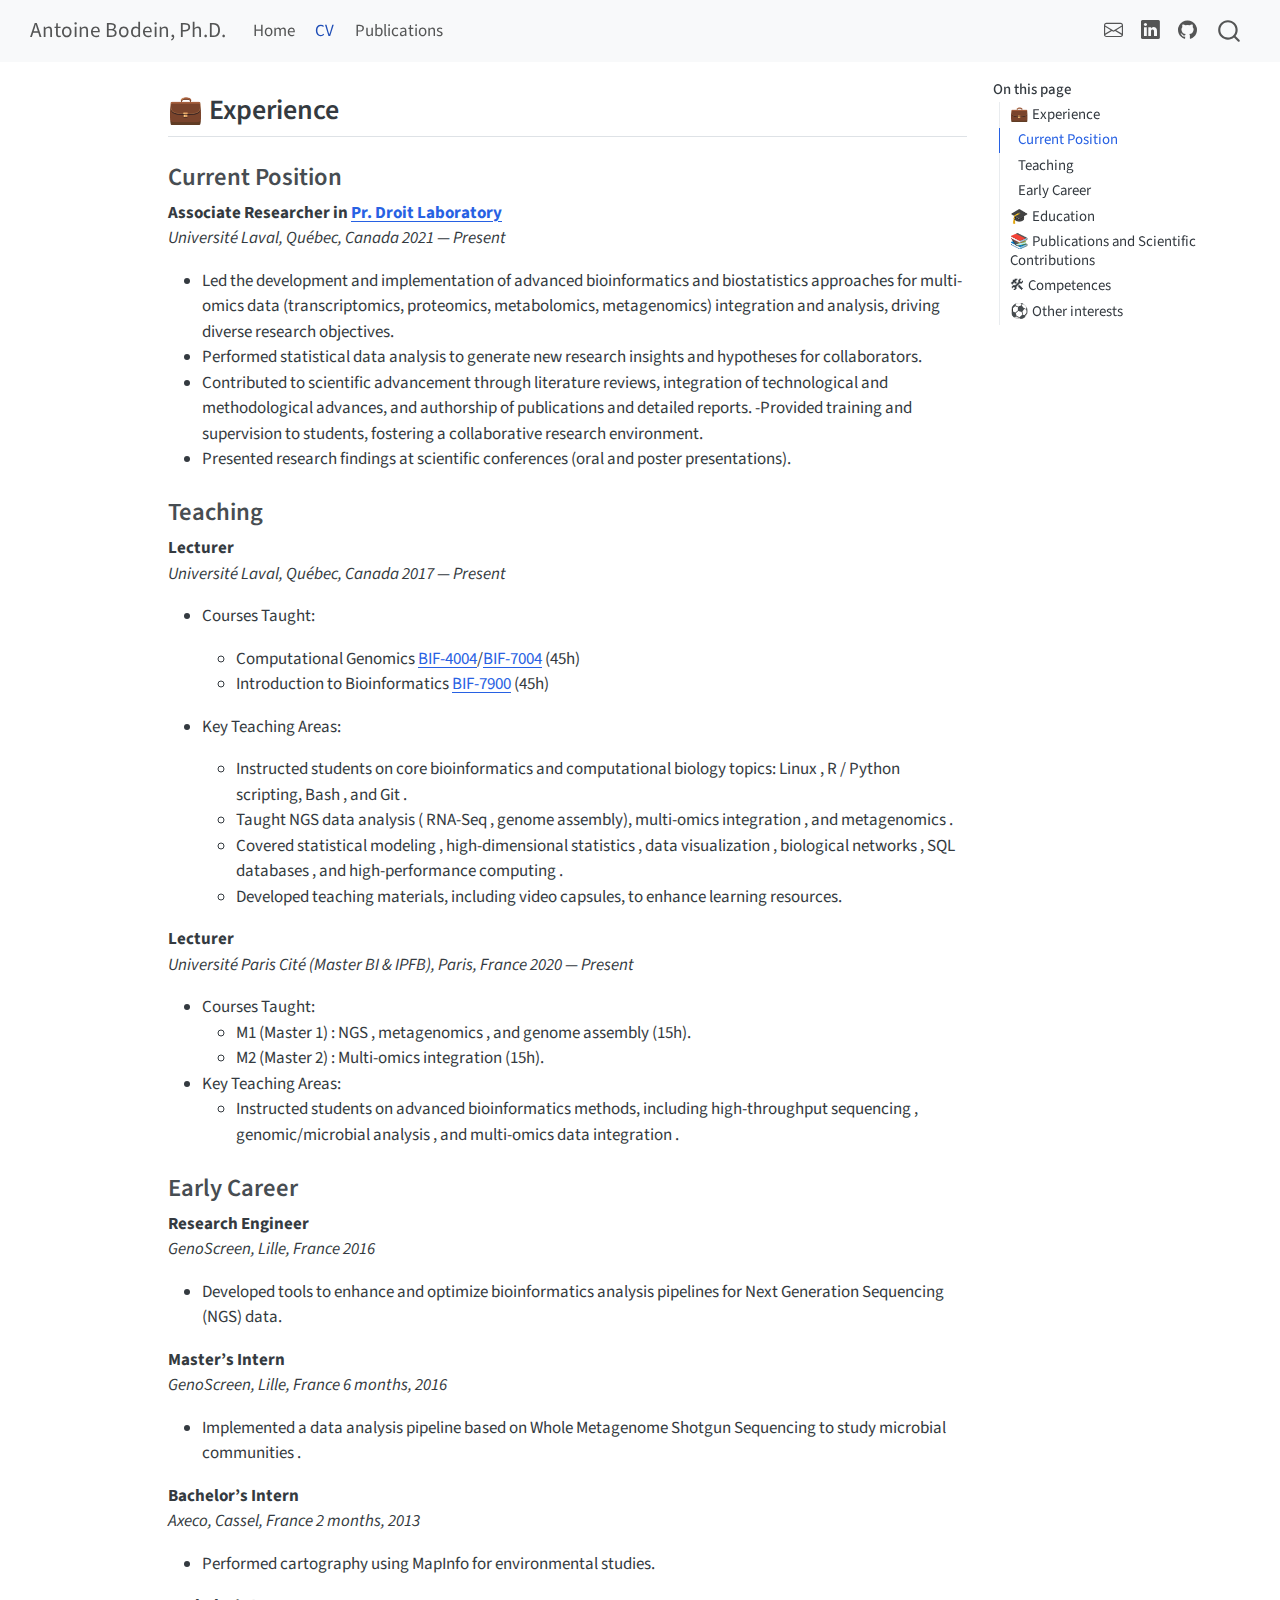
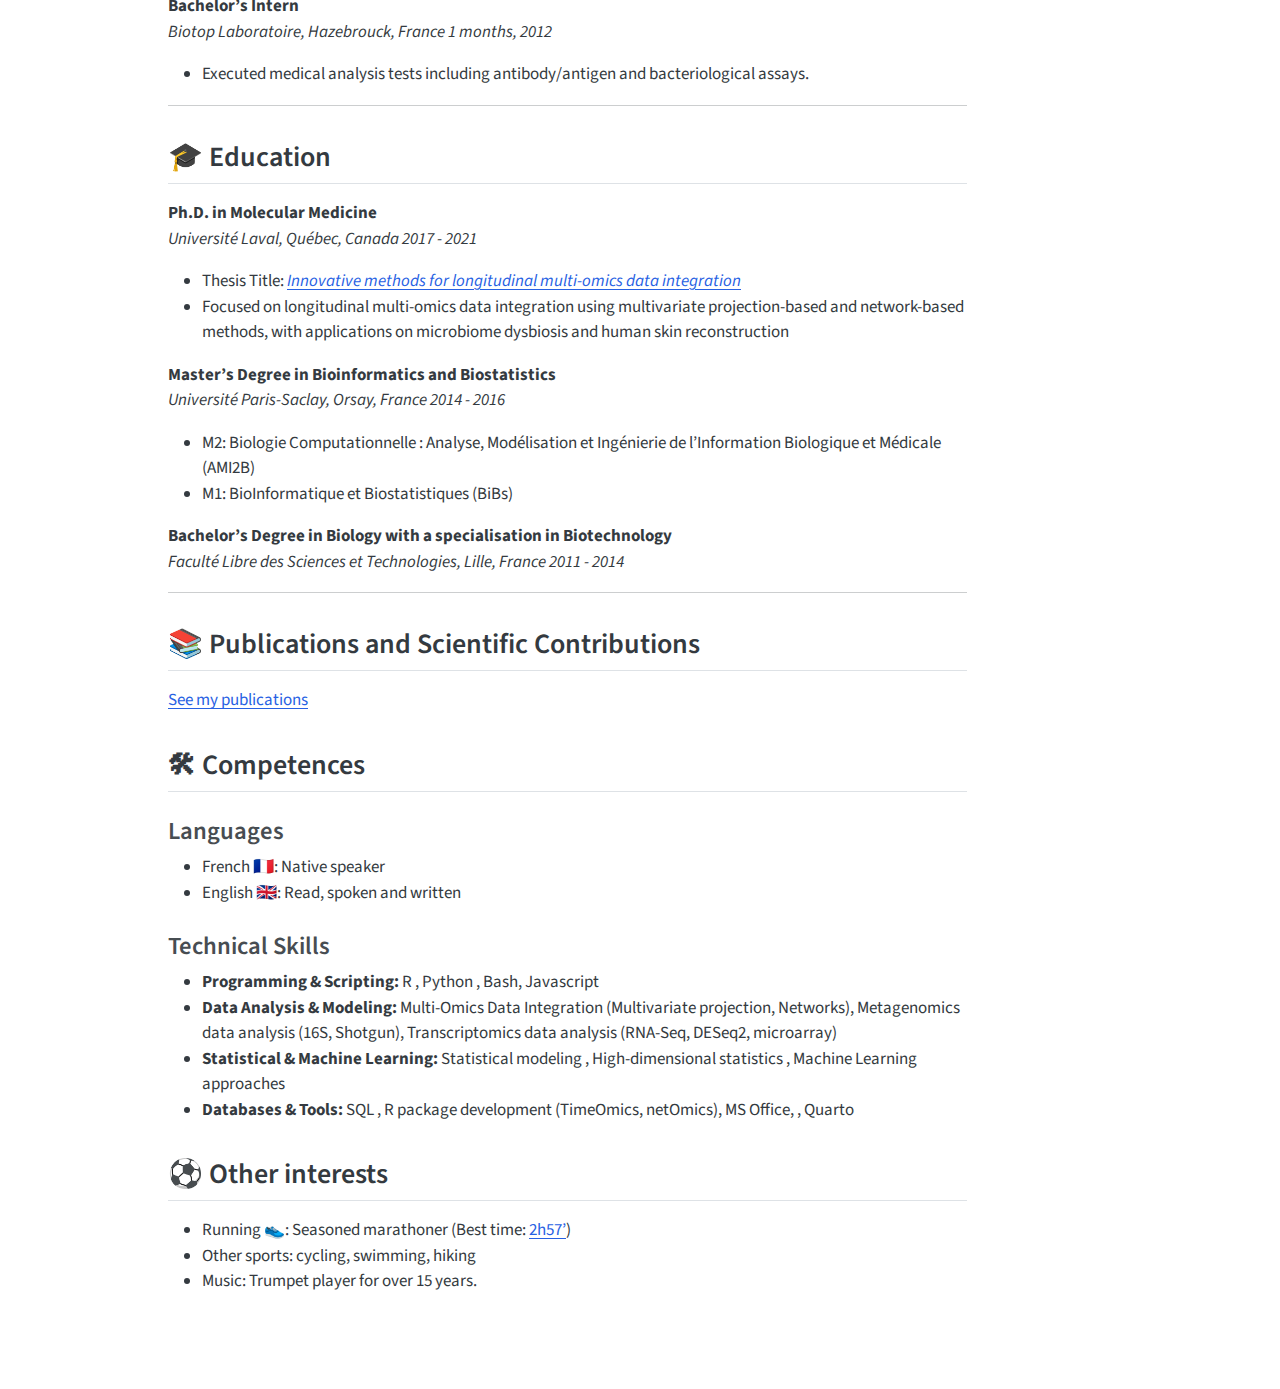
<file: cv.html>
<!DOCTYPE html>
<html xmlns="http://www.w3.org/1999/xhtml" lang="en" xml:lang="en"><head>

<meta charset="utf-8">
<meta name="generator" content="quarto-1.5.57">

<meta name="viewport" content="width=device-width, initial-scale=1.0, user-scalable=yes">


<title>cv – Antoine Bodein, Ph.D.</title>
<style>
code{white-space: pre-wrap;}
span.smallcaps{font-variant: small-caps;}
div.columns{display: flex; gap: min(4vw, 1.5em);}
div.column{flex: auto; overflow-x: auto;}
div.hanging-indent{margin-left: 1.5em; text-indent: -1.5em;}
ul.task-list{list-style: none;}
ul.task-list li input[type="checkbox"] {
  width: 0.8em;
  margin: 0 0.8em 0.2em -1em; /* quarto-specific, see https://github.com/quarto-dev/quarto-cli/issues/4556 */ 
  vertical-align: middle;
}
</style>


<script src="site_libs/quarto-nav/quarto-nav.js"></script>
<script src="site_libs/clipboard/clipboard.min.js"></script>
<script src="site_libs/quarto-search/autocomplete.umd.js"></script>
<script src="site_libs/quarto-search/fuse.min.js"></script>
<script src="site_libs/quarto-search/quarto-search.js"></script>
<meta name="quarto:offset" content="./">
<script src="site_libs/quarto-html/quarto.js"></script>
<script src="site_libs/quarto-html/popper.min.js"></script>
<script src="site_libs/quarto-html/tippy.umd.min.js"></script>
<script src="site_libs/quarto-html/anchor.min.js"></script>
<link href="site_libs/quarto-html/tippy.css" rel="stylesheet">
<link href="site_libs/quarto-html/quarto-syntax-highlighting.css" rel="stylesheet" id="quarto-text-highlighting-styles">
<script src="site_libs/bootstrap/bootstrap.min.js"></script>
<link href="site_libs/bootstrap/bootstrap-icons.css" rel="stylesheet">
<link href="site_libs/bootstrap/bootstrap.min.css" rel="stylesheet" id="quarto-bootstrap" data-mode="light">
<script id="quarto-search-options" type="application/json">{
  "location": "navbar",
  "copy-button": false,
  "collapse-after": 3,
  "panel-placement": "end",
  "type": "overlay",
  "limit": 50,
  "keyboard-shortcut": [
    "f",
    "/",
    "s"
  ],
  "show-item-context": false,
  "language": {
    "search-no-results-text": "No results",
    "search-matching-documents-text": "matching documents",
    "search-copy-link-title": "Copy link to search",
    "search-hide-matches-text": "Hide additional matches",
    "search-more-match-text": "more match in this document",
    "search-more-matches-text": "more matches in this document",
    "search-clear-button-title": "Clear",
    "search-text-placeholder": "",
    "search-detached-cancel-button-title": "Cancel",
    "search-submit-button-title": "Submit",
    "search-label": "Search"
  }
}</script>


<link rel="stylesheet" href="styles.css">
</head>

<body class="nav-fixed">

<div id="quarto-search-results"></div>
  <header id="quarto-header" class="headroom fixed-top">
    <nav class="navbar navbar-expand-lg " data-bs-theme="dark">
      <div class="navbar-container container-fluid">
      <div class="navbar-brand-container mx-auto">
    <a class="navbar-brand" href="./index.html">
    <span class="navbar-title">Antoine Bodein, Ph.D.</span>
    </a>
  </div>
            <div id="quarto-search" class="" title="Search"></div>
          <button class="navbar-toggler" type="button" data-bs-toggle="collapse" data-bs-target="#navbarCollapse" aria-controls="navbarCollapse" role="menu" aria-expanded="false" aria-label="Toggle navigation" onclick="if (window.quartoToggleHeadroom) { window.quartoToggleHeadroom(); }">
  <span class="navbar-toggler-icon"></span>
</button>
          <div class="collapse navbar-collapse" id="navbarCollapse">
            <ul class="navbar-nav navbar-nav-scroll me-auto">
  <li class="nav-item">
    <a class="nav-link" href="./index.html"> 
<span class="menu-text">Home</span></a>
  </li>  
  <li class="nav-item">
    <a class="nav-link active" href="./cv.html" aria-current="page"> 
<span class="menu-text">CV</span></a>
  </li>  
  <li class="nav-item">
    <a class="nav-link" href="./publications.html"> 
<span class="menu-text">Publications</span></a>
  </li>  
</ul>
            <ul class="navbar-nav navbar-nav-scroll ms-auto">
  <li class="nav-item compact">
    <a class="nav-link" href="mailto:bodein.antoine@gmail.com"> <i class="bi bi-envelope" role="img">
</i> 
<span class="menu-text"></span></a>
  </li>  
  <li class="nav-item compact">
    <a class="nav-link" href="https://www.linkedin.com/in/antoine-bodein-45bb80128"> <i class="bi bi-linkedin" role="img">
</i> 
<span class="menu-text"></span></a>
  </li>  
  <li class="nav-item compact">
    <a class="nav-link" href="https://github.com/abodein"> <i class="bi bi-github" role="img">
</i> 
<span class="menu-text"></span></a>
  </li>  
</ul>
          </div> <!-- /navcollapse -->
            <div class="quarto-navbar-tools">
</div>
      </div> <!-- /container-fluid -->
    </nav>
</header>
<!-- content -->
<div id="quarto-content" class="quarto-container page-columns page-rows-contents page-layout-article page-navbar">
<!-- sidebar -->
<!-- margin-sidebar -->
    <div id="quarto-margin-sidebar" class="sidebar margin-sidebar">
        <nav id="TOC" role="doc-toc" class="toc-active" data-toc-expanded="1">
    <h2 id="toc-title">On this page</h2>
   
  <ul>
  <li><a href="#experience" id="toc-experience" class="nav-link active" data-scroll-target="#experience">💼 Experience</a>
  <ul class="collapse">
  <li><a href="#current-position" id="toc-current-position" class="nav-link" data-scroll-target="#current-position">Current Position</a></li>
  <li><a href="#teaching" id="toc-teaching" class="nav-link" data-scroll-target="#teaching">Teaching</a></li>
  <li><a href="#early-career" id="toc-early-career" class="nav-link" data-scroll-target="#early-career">Early Career</a></li>
  </ul></li>
  <li><a href="#education" id="toc-education" class="nav-link" data-scroll-target="#education">🎓 Education</a></li>
  <li><a href="#publications-and-scientific-contributions" id="toc-publications-and-scientific-contributions" class="nav-link" data-scroll-target="#publications-and-scientific-contributions">📚 Publications and Scientific Contributions</a></li>
  <li><a href="#competences" id="toc-competences" class="nav-link" data-scroll-target="#competences">🛠 Competences</a>
  <ul class="collapse">
  <li><a href="#languages" id="toc-languages" class="nav-link" data-scroll-target="#languages">Languages</a></li>
  <li><a href="#technical-skills" id="toc-technical-skills" class="nav-link" data-scroll-target="#technical-skills">Technical Skills</a></li>
  </ul></li>
  <li><a href="#other-interests" id="toc-other-interests" class="nav-link" data-scroll-target="#other-interests">⚽️ Other interests</a></li>
  </ul>
</nav>
    </div>
<!-- main -->
<main class="content" id="quarto-document-content">




<section id="experience" class="level2">
<h2 class="anchored" data-anchor-id="experience">💼 Experience</h2>
<section id="current-position" class="level3">
<h3 class="anchored" data-anchor-id="current-position">Current Position</h3>
<p><strong>Associate Researcher in <a href="https://compbio.ca">Pr. Droit Laboratory</a></strong> <br> <em>Université Laval, Québec, Canada</em> <span class="cvdate"><em>2021 — Present</em></span></p>
<ul>
<li>Led the development and implementation of advanced bioinformatics and biostatistics approaches for multi-omics data (transcriptomics, proteomics, metabolomics, metagenomics) integration and analysis, driving diverse research objectives.</li>
<li>Performed statistical data analysis to generate new research insights and hypotheses for collaborators.</li>
<li>Contributed to scientific advancement through literature reviews, integration of technological and methodological advances, and authorship of publications and detailed reports. -Provided training and supervision to students, fostering a collaborative research environment.</li>
<li>Presented research findings at scientific conferences (oral and poster presentations).</li>
</ul>
</section>
<section id="teaching" class="level3">
<h3 class="anchored" data-anchor-id="teaching">Teaching</h3>
<p><strong>Lecturer</strong> <br> <em>Université Laval, Québec, Canada</em> <span class="cvdate"><em>2017 — Present</em></span></p>
<ul>
<li><p>Courses Taught:</p>
<ul>
<li>Computational Genomics <a href="https://www.ulaval.ca/etudes/cours/bif-4004-genomique-computationnelle">BIF-4004</a>/<a href="https://www.ulaval.ca/etudes/cours/bif-7004-genomique-computationnelle">BIF-7004</a> (45h)</li>
<li>Introduction to Bioinformatics <a href="https://www.ulaval.ca/etudes/cours/bif-7900-bio-informatique-i">BIF-7900</a> (45h)</li>
</ul></li>
<li><p>Key Teaching Areas:</p>
<ul>
<li>Instructed students on core bioinformatics and computational biology topics: Linux , R / Python scripting, Bash , and Git .</li>
<li>Taught NGS data analysis ( RNA-Seq , genome assembly), multi-omics integration , and metagenomics .</li>
<li>Covered statistical modeling , high-dimensional statistics , data visualization , biological networks , SQL databases , and high-performance computing .</li>
<li>Developed teaching materials, including video capsules, to enhance learning resources.</li>
</ul></li>
</ul>
<p><strong>Lecturer</strong> <br> <em>Université Paris Cité (Master BI &amp; IPFB), Paris, France</em> <span class="cvdate"><em>2020 — Present</em></span></p>
<ul>
<li>Courses Taught:
<ul>
<li>M1 (Master 1) : NGS , metagenomics , and genome assembly (15h).</li>
<li>M2 (Master 2) : Multi-omics integration (15h).</li>
</ul></li>
<li>Key Teaching Areas:
<ul>
<li>Instructed students on advanced bioinformatics methods, including high-throughput sequencing , genomic/microbial analysis , and multi-omics data integration .</li>
</ul></li>
</ul>
</section>
<section id="early-career" class="level3">
<h3 class="anchored" data-anchor-id="early-career">Early Career</h3>
<p><strong>Research Engineer</strong> <br> <em>GenoScreen, Lille, France</em> <span class="cvdate"><em>2016</em></span></p>
<ul>
<li>Developed tools to enhance and optimize bioinformatics analysis pipelines for Next Generation Sequencing (NGS) data.</li>
</ul>
<p><strong>Master’s Intern</strong> <br> <em>GenoScreen, Lille, France</em> <span class="cvdate"><em>6 months, 2016</em></span></p>
<ul>
<li>Implemented a data analysis pipeline based on Whole Metagenome Shotgun Sequencing to study microbial communities .</li>
</ul>
<p><strong>Bachelor’s Intern</strong> <br> <em>Axeco, Cassel, France</em> <span class="cvdate"><em>2 months, 2013</em></span></p>
<ul>
<li>Performed cartography using MapInfo for environmental studies.</li>
</ul>
<p><strong>Bachelor’s Intern</strong> <br> <em>Biotop Laboratoire, Hazebrouck, France</em> <span class="cvdate"><em>1 months, 2012</em></span></p>
<ul>
<li>Executed medical analysis tests including antibody/antigen and bacteriological assays.</li>
</ul>
<hr>
</section>
</section>
<section id="education" class="level2">
<h2 class="anchored" data-anchor-id="education">🎓 Education</h2>
<p><strong>Ph.D.&nbsp;in Molecular Medicine</strong> <br> <em>Université Laval, Québec, Canada</em> <span class="cvdate"><em>2017 - 2021</em></span></p>
<ul>
<li>Thesis Title: <a href="https://github.com/abodein/Thesis_manuscript"><em>Innovative methods for longitudinal multi-omics data integration</em></a></li>
<li>Focused on longitudinal multi-omics data integration using multivariate projection-based and network-based methods, with applications on microbiome dysbiosis and human skin reconstruction</li>
</ul>
<p><strong>Master’s Degree in Bioinformatics and Biostatistics </strong> <br> <em>Université Paris-Saclay, Orsay, France</em> <span class="cvdate"><em>2014 - 2016</em></span></p>
<ul>
<li>M2: Biologie Computationnelle : Analyse, Modélisation et Ingénierie de l’Information Biologique et Médicale (AMI2B)</li>
<li>M1: BioInformatique et Biostatistiques (BiBs)</li>
</ul>
<p><strong>Bachelor’s Degree in Biology with a specialisation in Biotechnology</strong> <br> <em>Faculté Libre des Sciences et Technologies, Lille, France</em> <span class="cvdate"><em>2011 - 2014</em></span></p>
<hr>
</section>
<section id="publications-and-scientific-contributions" class="level2">
<h2 class="anchored" data-anchor-id="publications-and-scientific-contributions">📚 Publications and Scientific Contributions</h2>
<p><a href="publications.html">See my publications</a></p>
</section>
<section id="competences" class="level2">
<h2 class="anchored" data-anchor-id="competences">🛠 Competences</h2>
<section id="languages" class="level3">
<h3 class="anchored" data-anchor-id="languages">Languages</h3>
<ul>
<li>French 🇫🇷: Native speaker</li>
<li>English 🇬🇧: Read, spoken and written</li>
</ul>
</section>
<section id="technical-skills" class="level3">
<h3 class="anchored" data-anchor-id="technical-skills">Technical Skills</h3>
<ul>
<li><strong>Programming &amp; Scripting:</strong> R , Python , Bash, Javascript</li>
<li><strong>Data Analysis &amp; Modeling:</strong> Multi-Omics Data Integration (Multivariate projection, Networks), Metagenomics data analysis (16S, Shotgun), Transcriptomics data analysis (RNA-Seq, DESeq2, microarray)</li>
<li><strong>Statistical &amp; Machine Learning:</strong> Statistical modeling , High-dimensional statistics , Machine Learning approaches</li>
<li><strong>Databases &amp; Tools:</strong> SQL , R package development (TimeOmics, netOmics), MS Office, , Quarto</li>
</ul>
</section>
</section>
<section id="other-interests" class="level2">
<h2 class="anchored" data-anchor-id="other-interests">⚽️ Other interests</h2>
<ul>
<li>Running 👟: Seasoned marathoner (Best time: <a href="https://sportstats.one/fr/profile/235419">2h57’</a>)</li>
<li>Other sports: cycling, swimming, hiking</li>
<li>Music: Trumpet player for over 15 years.</li>
</ul>


</section>

</main> <!-- /main -->
<script id="quarto-html-after-body" type="application/javascript">
window.document.addEventListener("DOMContentLoaded", function (event) {
  const toggleBodyColorMode = (bsSheetEl) => {
    const mode = bsSheetEl.getAttribute("data-mode");
    const bodyEl = window.document.querySelector("body");
    if (mode === "dark") {
      bodyEl.classList.add("quarto-dark");
      bodyEl.classList.remove("quarto-light");
    } else {
      bodyEl.classList.add("quarto-light");
      bodyEl.classList.remove("quarto-dark");
    }
  }
  const toggleBodyColorPrimary = () => {
    const bsSheetEl = window.document.querySelector("link#quarto-bootstrap");
    if (bsSheetEl) {
      toggleBodyColorMode(bsSheetEl);
    }
  }
  toggleBodyColorPrimary();  
  const icon = "";
  const anchorJS = new window.AnchorJS();
  anchorJS.options = {
    placement: 'right',
    icon: icon
  };
  anchorJS.add('.anchored');
  const isCodeAnnotation = (el) => {
    for (const clz of el.classList) {
      if (clz.startsWith('code-annotation-')) {                     
        return true;
      }
    }
    return false;
  }
  const onCopySuccess = function(e) {
    // button target
    const button = e.trigger;
    // don't keep focus
    button.blur();
    // flash "checked"
    button.classList.add('code-copy-button-checked');
    var currentTitle = button.getAttribute("title");
    button.setAttribute("title", "Copied!");
    let tooltip;
    if (window.bootstrap) {
      button.setAttribute("data-bs-toggle", "tooltip");
      button.setAttribute("data-bs-placement", "left");
      button.setAttribute("data-bs-title", "Copied!");
      tooltip = new bootstrap.Tooltip(button, 
        { trigger: "manual", 
          customClass: "code-copy-button-tooltip",
          offset: [0, -8]});
      tooltip.show();    
    }
    setTimeout(function() {
      if (tooltip) {
        tooltip.hide();
        button.removeAttribute("data-bs-title");
        button.removeAttribute("data-bs-toggle");
        button.removeAttribute("data-bs-placement");
      }
      button.setAttribute("title", currentTitle);
      button.classList.remove('code-copy-button-checked');
    }, 1000);
    // clear code selection
    e.clearSelection();
  }
  const getTextToCopy = function(trigger) {
      const codeEl = trigger.previousElementSibling.cloneNode(true);
      for (const childEl of codeEl.children) {
        if (isCodeAnnotation(childEl)) {
          childEl.remove();
        }
      }
      return codeEl.innerText;
  }
  const clipboard = new window.ClipboardJS('.code-copy-button:not([data-in-quarto-modal])', {
    text: getTextToCopy
  });
  clipboard.on('success', onCopySuccess);
  if (window.document.getElementById('quarto-embedded-source-code-modal')) {
    // For code content inside modals, clipBoardJS needs to be initialized with a container option
    // TODO: Check when it could be a function (https://github.com/zenorocha/clipboard.js/issues/860)
    const clipboardModal = new window.ClipboardJS('.code-copy-button[data-in-quarto-modal]', {
      text: getTextToCopy,
      container: window.document.getElementById('quarto-embedded-source-code-modal')
    });
    clipboardModal.on('success', onCopySuccess);
  }
    var localhostRegex = new RegExp(/^(?:http|https):\/\/localhost\:?[0-9]*\//);
    var mailtoRegex = new RegExp(/^mailto:/);
      var filterRegex = new RegExp('/' + window.location.host + '/');
    var isInternal = (href) => {
        return filterRegex.test(href) || localhostRegex.test(href) || mailtoRegex.test(href);
    }
    // Inspect non-navigation links and adorn them if external
 	var links = window.document.querySelectorAll('a[href]:not(.nav-link):not(.navbar-brand):not(.toc-action):not(.sidebar-link):not(.sidebar-item-toggle):not(.pagination-link):not(.no-external):not([aria-hidden]):not(.dropdown-item):not(.quarto-navigation-tool):not(.about-link)');
    for (var i=0; i<links.length; i++) {
      const link = links[i];
      if (!isInternal(link.href)) {
        // undo the damage that might have been done by quarto-nav.js in the case of
        // links that we want to consider external
        if (link.dataset.originalHref !== undefined) {
          link.href = link.dataset.originalHref;
        }
      }
    }
  function tippyHover(el, contentFn, onTriggerFn, onUntriggerFn) {
    const config = {
      allowHTML: true,
      maxWidth: 500,
      delay: 100,
      arrow: false,
      appendTo: function(el) {
          return el.parentElement;
      },
      interactive: true,
      interactiveBorder: 10,
      theme: 'quarto',
      placement: 'bottom-start',
    };
    if (contentFn) {
      config.content = contentFn;
    }
    if (onTriggerFn) {
      config.onTrigger = onTriggerFn;
    }
    if (onUntriggerFn) {
      config.onUntrigger = onUntriggerFn;
    }
    window.tippy(el, config); 
  }
  const noterefs = window.document.querySelectorAll('a[role="doc-noteref"]');
  for (var i=0; i<noterefs.length; i++) {
    const ref = noterefs[i];
    tippyHover(ref, function() {
      // use id or data attribute instead here
      let href = ref.getAttribute('data-footnote-href') || ref.getAttribute('href');
      try { href = new URL(href).hash; } catch {}
      const id = href.replace(/^#\/?/, "");
      const note = window.document.getElementById(id);
      if (note) {
        return note.innerHTML;
      } else {
        return "";
      }
    });
  }
  const xrefs = window.document.querySelectorAll('a.quarto-xref');
  const processXRef = (id, note) => {
    // Strip column container classes
    const stripColumnClz = (el) => {
      el.classList.remove("page-full", "page-columns");
      if (el.children) {
        for (const child of el.children) {
          stripColumnClz(child);
        }
      }
    }
    stripColumnClz(note)
    if (id === null || id.startsWith('sec-')) {
      // Special case sections, only their first couple elements
      const container = document.createElement("div");
      if (note.children && note.children.length > 2) {
        container.appendChild(note.children[0].cloneNode(true));
        for (let i = 1; i < note.children.length; i++) {
          const child = note.children[i];
          if (child.tagName === "P" && child.innerText === "") {
            continue;
          } else {
            container.appendChild(child.cloneNode(true));
            break;
          }
        }
        if (window.Quarto?.typesetMath) {
          window.Quarto.typesetMath(container);
        }
        return container.innerHTML
      } else {
        if (window.Quarto?.typesetMath) {
          window.Quarto.typesetMath(note);
        }
        return note.innerHTML;
      }
    } else {
      // Remove any anchor links if they are present
      const anchorLink = note.querySelector('a.anchorjs-link');
      if (anchorLink) {
        anchorLink.remove();
      }
      if (window.Quarto?.typesetMath) {
        window.Quarto.typesetMath(note);
      }
      // TODO in 1.5, we should make sure this works without a callout special case
      if (note.classList.contains("callout")) {
        return note.outerHTML;
      } else {
        return note.innerHTML;
      }
    }
  }
  for (var i=0; i<xrefs.length; i++) {
    const xref = xrefs[i];
    tippyHover(xref, undefined, function(instance) {
      instance.disable();
      let url = xref.getAttribute('href');
      let hash = undefined; 
      if (url.startsWith('#')) {
        hash = url;
      } else {
        try { hash = new URL(url).hash; } catch {}
      }
      if (hash) {
        const id = hash.replace(/^#\/?/, "");
        const note = window.document.getElementById(id);
        if (note !== null) {
          try {
            const html = processXRef(id, note.cloneNode(true));
            instance.setContent(html);
          } finally {
            instance.enable();
            instance.show();
          }
        } else {
          // See if we can fetch this
          fetch(url.split('#')[0])
          .then(res => res.text())
          .then(html => {
            const parser = new DOMParser();
            const htmlDoc = parser.parseFromString(html, "text/html");
            const note = htmlDoc.getElementById(id);
            if (note !== null) {
              const html = processXRef(id, note);
              instance.setContent(html);
            } 
          }).finally(() => {
            instance.enable();
            instance.show();
          });
        }
      } else {
        // See if we can fetch a full url (with no hash to target)
        // This is a special case and we should probably do some content thinning / targeting
        fetch(url)
        .then(res => res.text())
        .then(html => {
          const parser = new DOMParser();
          const htmlDoc = parser.parseFromString(html, "text/html");
          const note = htmlDoc.querySelector('main.content');
          if (note !== null) {
            // This should only happen for chapter cross references
            // (since there is no id in the URL)
            // remove the first header
            if (note.children.length > 0 && note.children[0].tagName === "HEADER") {
              note.children[0].remove();
            }
            const html = processXRef(null, note);
            instance.setContent(html);
          } 
        }).finally(() => {
          instance.enable();
          instance.show();
        });
      }
    }, function(instance) {
    });
  }
      let selectedAnnoteEl;
      const selectorForAnnotation = ( cell, annotation) => {
        let cellAttr = 'data-code-cell="' + cell + '"';
        let lineAttr = 'data-code-annotation="' +  annotation + '"';
        const selector = 'span[' + cellAttr + '][' + lineAttr + ']';
        return selector;
      }
      const selectCodeLines = (annoteEl) => {
        const doc = window.document;
        const targetCell = annoteEl.getAttribute("data-target-cell");
        const targetAnnotation = annoteEl.getAttribute("data-target-annotation");
        const annoteSpan = window.document.querySelector(selectorForAnnotation(targetCell, targetAnnotation));
        const lines = annoteSpan.getAttribute("data-code-lines").split(",");
        const lineIds = lines.map((line) => {
          return targetCell + "-" + line;
        })
        let top = null;
        let height = null;
        let parent = null;
        if (lineIds.length > 0) {
            //compute the position of the single el (top and bottom and make a div)
            const el = window.document.getElementById(lineIds[0]);
            top = el.offsetTop;
            height = el.offsetHeight;
            parent = el.parentElement.parentElement;
          if (lineIds.length > 1) {
            const lastEl = window.document.getElementById(lineIds[lineIds.length - 1]);
            const bottom = lastEl.offsetTop + lastEl.offsetHeight;
            height = bottom - top;
          }
          if (top !== null && height !== null && parent !== null) {
            // cook up a div (if necessary) and position it 
            let div = window.document.getElementById("code-annotation-line-highlight");
            if (div === null) {
              div = window.document.createElement("div");
              div.setAttribute("id", "code-annotation-line-highlight");
              div.style.position = 'absolute';
              parent.appendChild(div);
            }
            div.style.top = top - 2 + "px";
            div.style.height = height + 4 + "px";
            div.style.left = 0;
            let gutterDiv = window.document.getElementById("code-annotation-line-highlight-gutter");
            if (gutterDiv === null) {
              gutterDiv = window.document.createElement("div");
              gutterDiv.setAttribute("id", "code-annotation-line-highlight-gutter");
              gutterDiv.style.position = 'absolute';
              const codeCell = window.document.getElementById(targetCell);
              const gutter = codeCell.querySelector('.code-annotation-gutter');
              gutter.appendChild(gutterDiv);
            }
            gutterDiv.style.top = top - 2 + "px";
            gutterDiv.style.height = height + 4 + "px";
          }
          selectedAnnoteEl = annoteEl;
        }
      };
      const unselectCodeLines = () => {
        const elementsIds = ["code-annotation-line-highlight", "code-annotation-line-highlight-gutter"];
        elementsIds.forEach((elId) => {
          const div = window.document.getElementById(elId);
          if (div) {
            div.remove();
          }
        });
        selectedAnnoteEl = undefined;
      };
        // Handle positioning of the toggle
    window.addEventListener(
      "resize",
      throttle(() => {
        elRect = undefined;
        if (selectedAnnoteEl) {
          selectCodeLines(selectedAnnoteEl);
        }
      }, 10)
    );
    function throttle(fn, ms) {
    let throttle = false;
    let timer;
      return (...args) => {
        if(!throttle) { // first call gets through
            fn.apply(this, args);
            throttle = true;
        } else { // all the others get throttled
            if(timer) clearTimeout(timer); // cancel #2
            timer = setTimeout(() => {
              fn.apply(this, args);
              timer = throttle = false;
            }, ms);
        }
      };
    }
      // Attach click handler to the DT
      const annoteDls = window.document.querySelectorAll('dt[data-target-cell]');
      for (const annoteDlNode of annoteDls) {
        annoteDlNode.addEventListener('click', (event) => {
          const clickedEl = event.target;
          if (clickedEl !== selectedAnnoteEl) {
            unselectCodeLines();
            const activeEl = window.document.querySelector('dt[data-target-cell].code-annotation-active');
            if (activeEl) {
              activeEl.classList.remove('code-annotation-active');
            }
            selectCodeLines(clickedEl);
            clickedEl.classList.add('code-annotation-active');
          } else {
            // Unselect the line
            unselectCodeLines();
            clickedEl.classList.remove('code-annotation-active');
          }
        });
      }
  const findCites = (el) => {
    const parentEl = el.parentElement;
    if (parentEl) {
      const cites = parentEl.dataset.cites;
      if (cites) {
        return {
          el,
          cites: cites.split(' ')
        };
      } else {
        return findCites(el.parentElement)
      }
    } else {
      return undefined;
    }
  };
  var bibliorefs = window.document.querySelectorAll('a[role="doc-biblioref"]');
  for (var i=0; i<bibliorefs.length; i++) {
    const ref = bibliorefs[i];
    const citeInfo = findCites(ref);
    if (citeInfo) {
      tippyHover(citeInfo.el, function() {
        var popup = window.document.createElement('div');
        citeInfo.cites.forEach(function(cite) {
          var citeDiv = window.document.createElement('div');
          citeDiv.classList.add('hanging-indent');
          citeDiv.classList.add('csl-entry');
          var biblioDiv = window.document.getElementById('ref-' + cite);
          if (biblioDiv) {
            citeDiv.innerHTML = biblioDiv.innerHTML;
          }
          popup.appendChild(citeDiv);
        });
        return popup.innerHTML;
      });
    }
  }
});
</script>
</div> <!-- /content -->




</body></html>
</file>
<file: site_libs/quarto-html/tippy.css>
.tippy-box[data-animation=fade][data-state=hidden]{opacity:0}[data-tippy-root]{max-width:calc(100vw - 10px)}.tippy-box{position:relative;background-color:#333;color:#fff;border-radius:4px;font-size:14px;line-height:1.4;white-space:normal;outline:0;transition-property:transform,visibility,opacity}.tippy-box[data-placement^=top]>.tippy-arrow{bottom:0}.tippy-box[data-placement^=top]>.tippy-arrow:before{bottom:-7px;left:0;border-width:8px 8px 0;border-top-color:initial;transform-origin:center top}.tippy-box[data-placement^=bottom]>.tippy-arrow{top:0}.tippy-box[data-placement^=bottom]>.tippy-arrow:before{top:-7px;left:0;border-width:0 8px 8px;border-bottom-color:initial;transform-origin:center bottom}.tippy-box[data-placement^=left]>.tippy-arrow{right:0}.tippy-box[data-placement^=left]>.tippy-arrow:before{border-width:8px 0 8px 8px;border-left-color:initial;right:-7px;transform-origin:center left}.tippy-box[data-placement^=right]>.tippy-arrow{left:0}.tippy-box[data-placement^=right]>.tippy-arrow:before{left:-7px;border-width:8px 8px 8px 0;border-right-color:initial;transform-origin:center right}.tippy-box[data-inertia][data-state=visible]{transition-timing-function:cubic-bezier(.54,1.5,.38,1.11)}.tippy-arrow{width:16px;height:16px;color:#333}.tippy-arrow:before{content:"";position:absolute;border-color:transparent;border-style:solid}.tippy-content{position:relative;padding:5px 9px;z-index:1}
</file>
<file: site_libs/quarto-html/quarto-syntax-highlighting.css>
/* quarto syntax highlight colors */
:root {
  --quarto-hl-ot-color: #003B4F;
  --quarto-hl-at-color: #657422;
  --quarto-hl-ss-color: #20794D;
  --quarto-hl-an-color: #5E5E5E;
  --quarto-hl-fu-color: #4758AB;
  --quarto-hl-st-color: #20794D;
  --quarto-hl-cf-color: #003B4F;
  --quarto-hl-op-color: #5E5E5E;
  --quarto-hl-er-color: #AD0000;
  --quarto-hl-bn-color: #AD0000;
  --quarto-hl-al-color: #AD0000;
  --quarto-hl-va-color: #111111;
  --quarto-hl-bu-color: inherit;
  --quarto-hl-ex-color: inherit;
  --quarto-hl-pp-color: #AD0000;
  --quarto-hl-in-color: #5E5E5E;
  --quarto-hl-vs-color: #20794D;
  --quarto-hl-wa-color: #5E5E5E;
  --quarto-hl-do-color: #5E5E5E;
  --quarto-hl-im-color: #00769E;
  --quarto-hl-ch-color: #20794D;
  --quarto-hl-dt-color: #AD0000;
  --quarto-hl-fl-color: #AD0000;
  --quarto-hl-co-color: #5E5E5E;
  --quarto-hl-cv-color: #5E5E5E;
  --quarto-hl-cn-color: #8f5902;
  --quarto-hl-sc-color: #5E5E5E;
  --quarto-hl-dv-color: #AD0000;
  --quarto-hl-kw-color: #003B4F;
}

/* other quarto variables */
:root {
  --quarto-font-monospace: SFMono-Regular, Menlo, Monaco, Consolas, "Liberation Mono", "Courier New", monospace;
}

pre > code.sourceCode > span {
  color: #003B4F;
}

code span {
  color: #003B4F;
}

code.sourceCode > span {
  color: #003B4F;
}

div.sourceCode,
div.sourceCode pre.sourceCode {
  color: #003B4F;
}

code span.ot {
  color: #003B4F;
  font-style: inherit;
}

code span.at {
  color: #657422;
  font-style: inherit;
}

code span.ss {
  color: #20794D;
  font-style: inherit;
}

code span.an {
  color: #5E5E5E;
  font-style: inherit;
}

code span.fu {
  color: #4758AB;
  font-style: inherit;
}

code span.st {
  color: #20794D;
  font-style: inherit;
}

code span.cf {
  color: #003B4F;
  font-weight: bold;
  font-style: inherit;
}

code span.op {
  color: #5E5E5E;
  font-style: inherit;
}

code span.er {
  color: #AD0000;
  font-style: inherit;
}

code span.bn {
  color: #AD0000;
  font-style: inherit;
}

code span.al {
  color: #AD0000;
  font-style: inherit;
}

code span.va {
  color: #111111;
  font-style: inherit;
}

code span.bu {
  font-style: inherit;
}

code span.ex {
  font-style: inherit;
}

code span.pp {
  color: #AD0000;
  font-style: inherit;
}

code span.in {
  color: #5E5E5E;
  font-style: inherit;
}

code span.vs {
  color: #20794D;
  font-style: inherit;
}

code span.wa {
  color: #5E5E5E;
  font-style: italic;
}

code span.do {
  color: #5E5E5E;
  font-style: italic;
}

code span.im {
  color: #00769E;
  font-style: inherit;
}

code span.ch {
  color: #20794D;
  font-style: inherit;
}

code span.dt {
  color: #AD0000;
  font-style: inherit;
}

code span.fl {
  color: #AD0000;
  font-style: inherit;
}

code span.co {
  color: #5E5E5E;
  font-style: inherit;
}

code span.cv {
  color: #5E5E5E;
  font-style: italic;
}

code span.cn {
  color: #8f5902;
  font-style: inherit;
}

code span.sc {
  color: #5E5E5E;
  font-style: inherit;
}

code span.dv {
  color: #AD0000;
  font-style: inherit;
}

code span.kw {
  color: #003B4F;
  font-weight: bold;
  font-style: inherit;
}

.prevent-inlining {
  content: "</";
}

/*# sourceMappingURL=debc5d5d77c3f9108843748ff7464032.css.map */
</file>
<file: styles.css>
/* css styles */

.sidebar .logo img {
  border-radius: 50%;
  width: 120px;       /* adapte à la taille souhaitée */
  height: 120px;
  object-fit: cover;
  margin: 0 auto;
}
</file>
